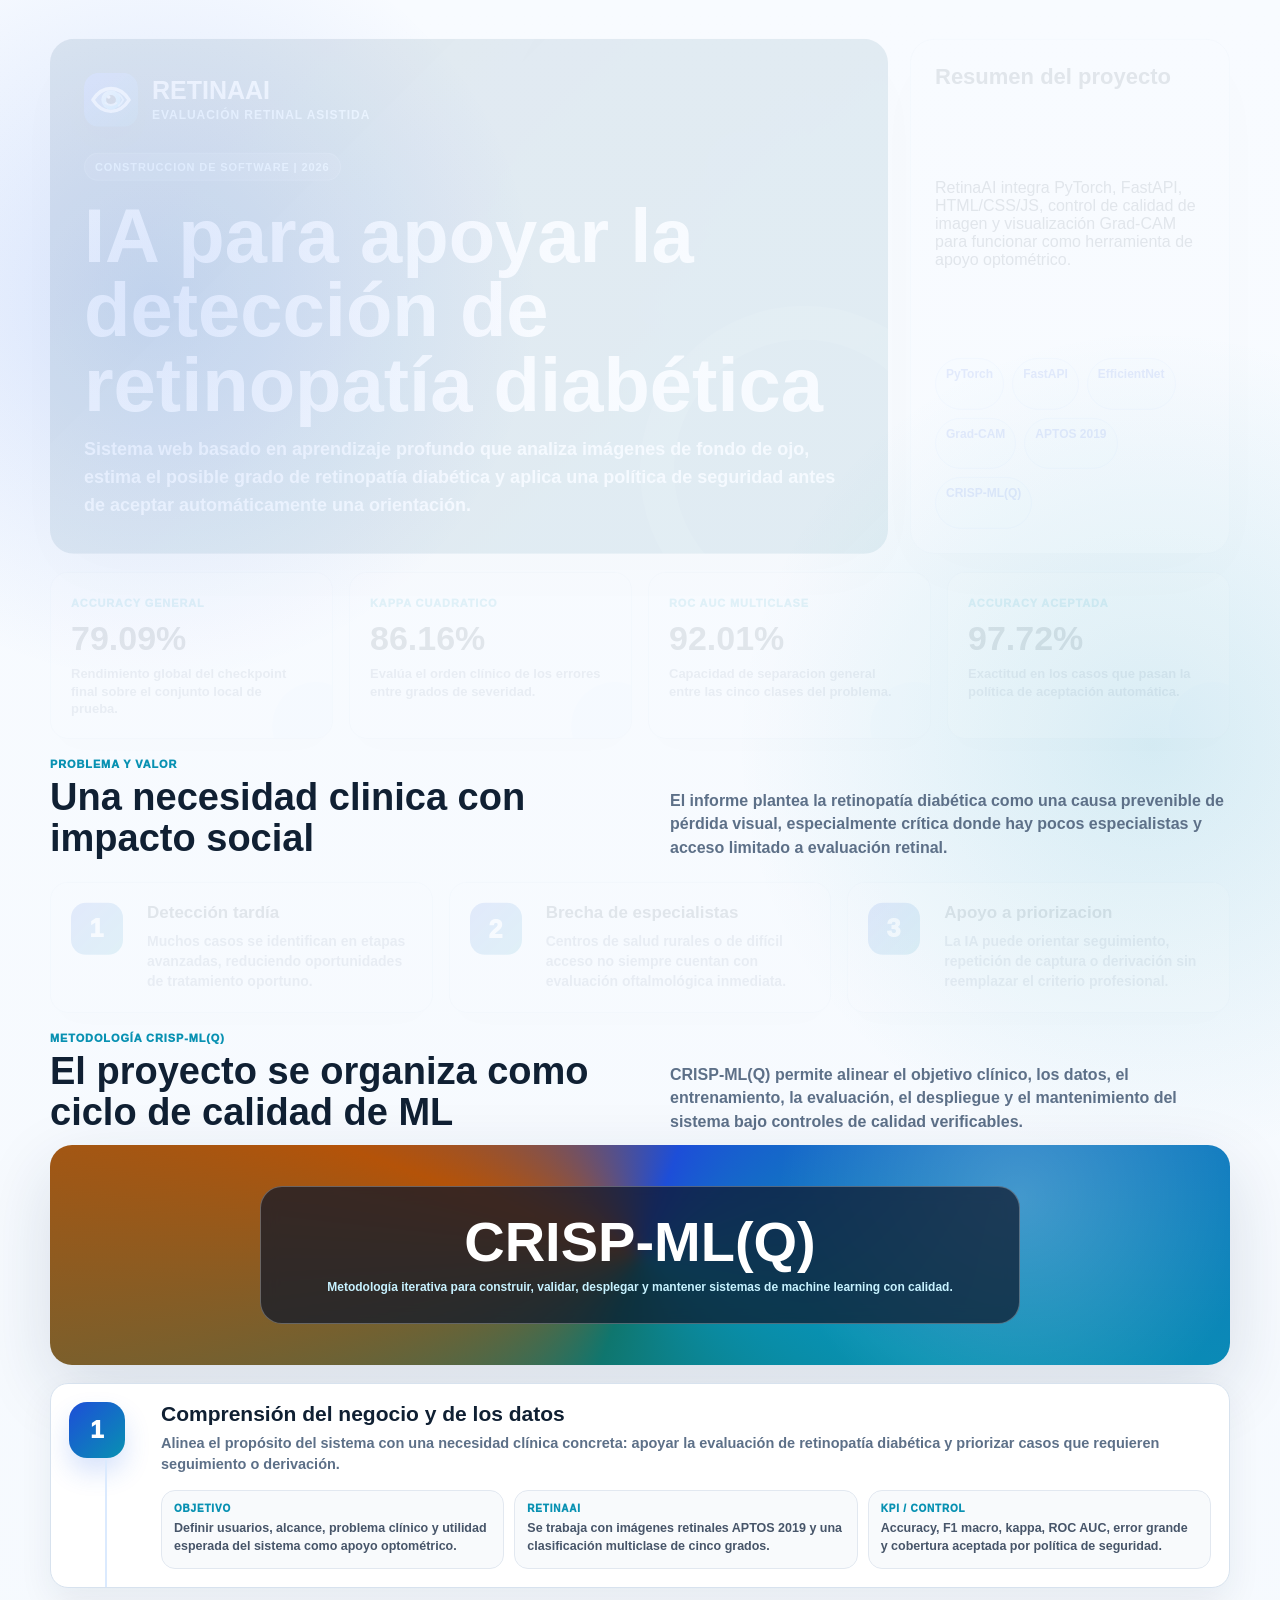
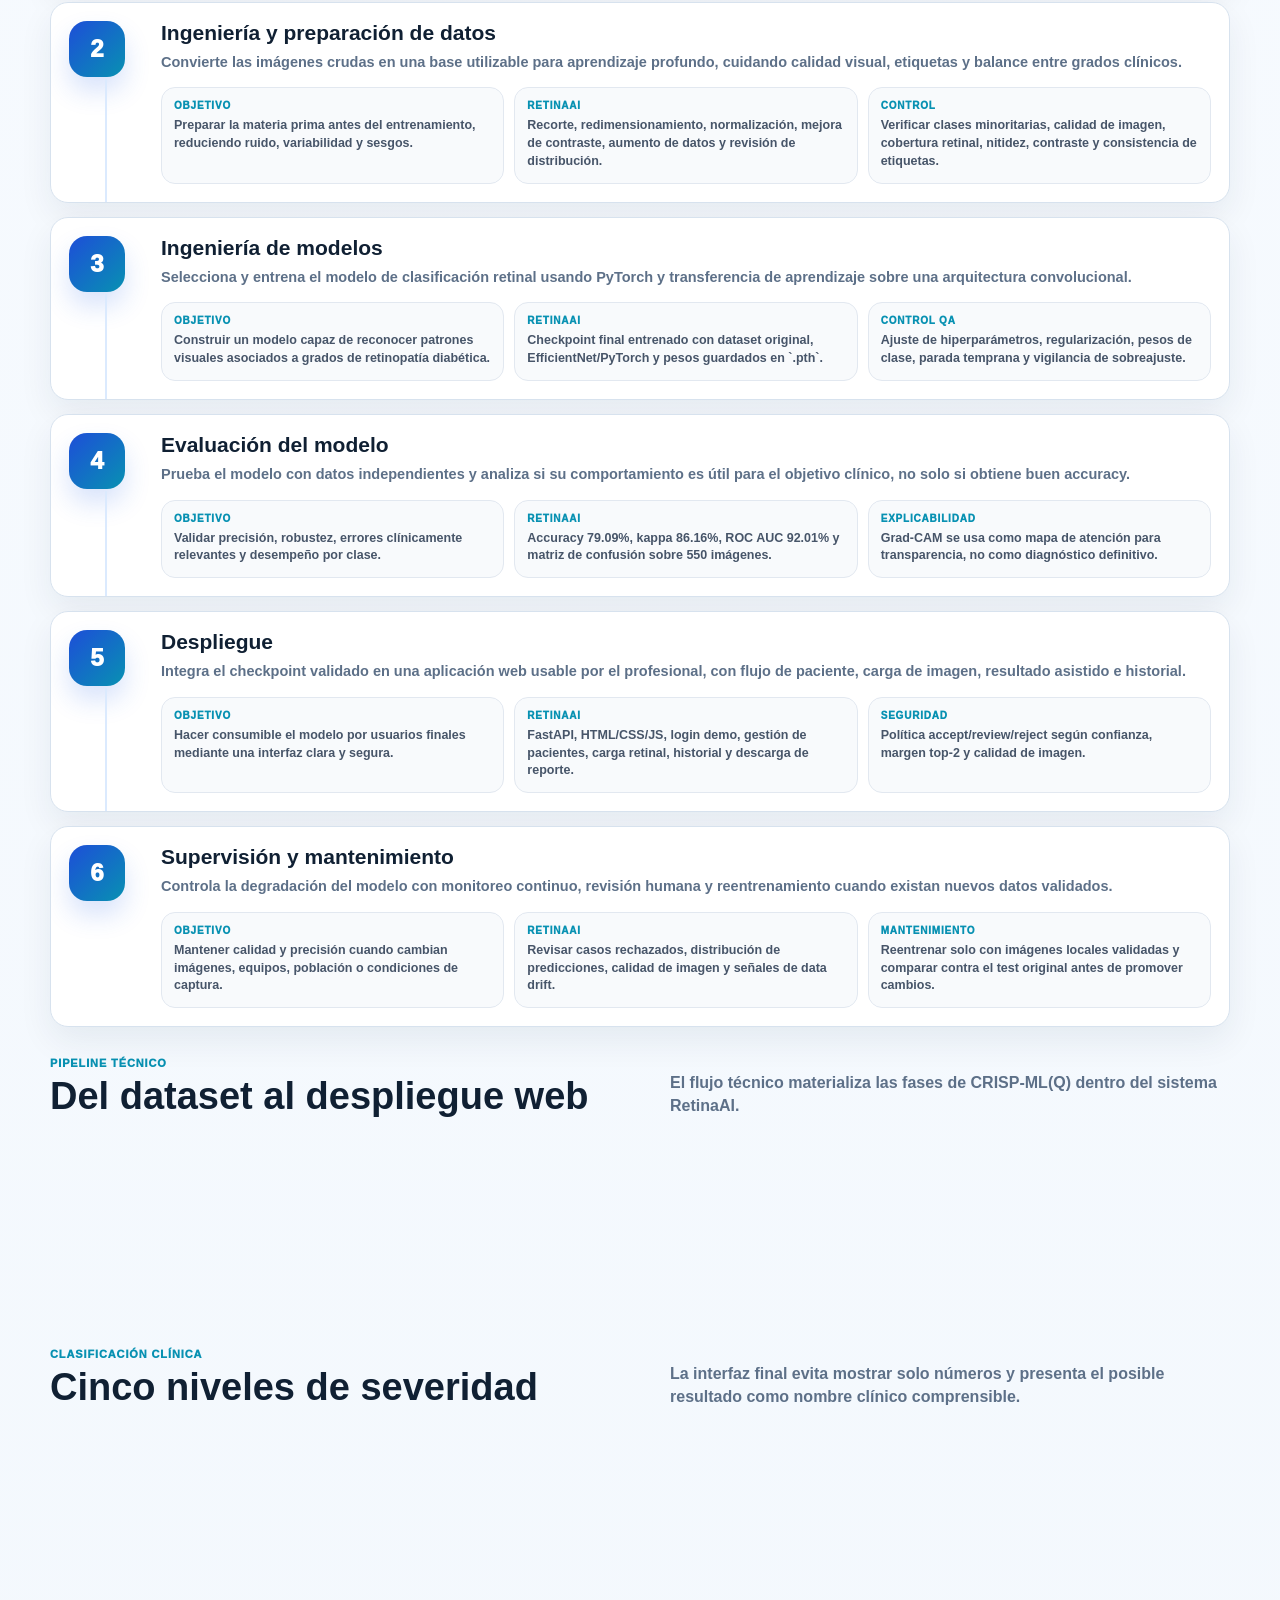
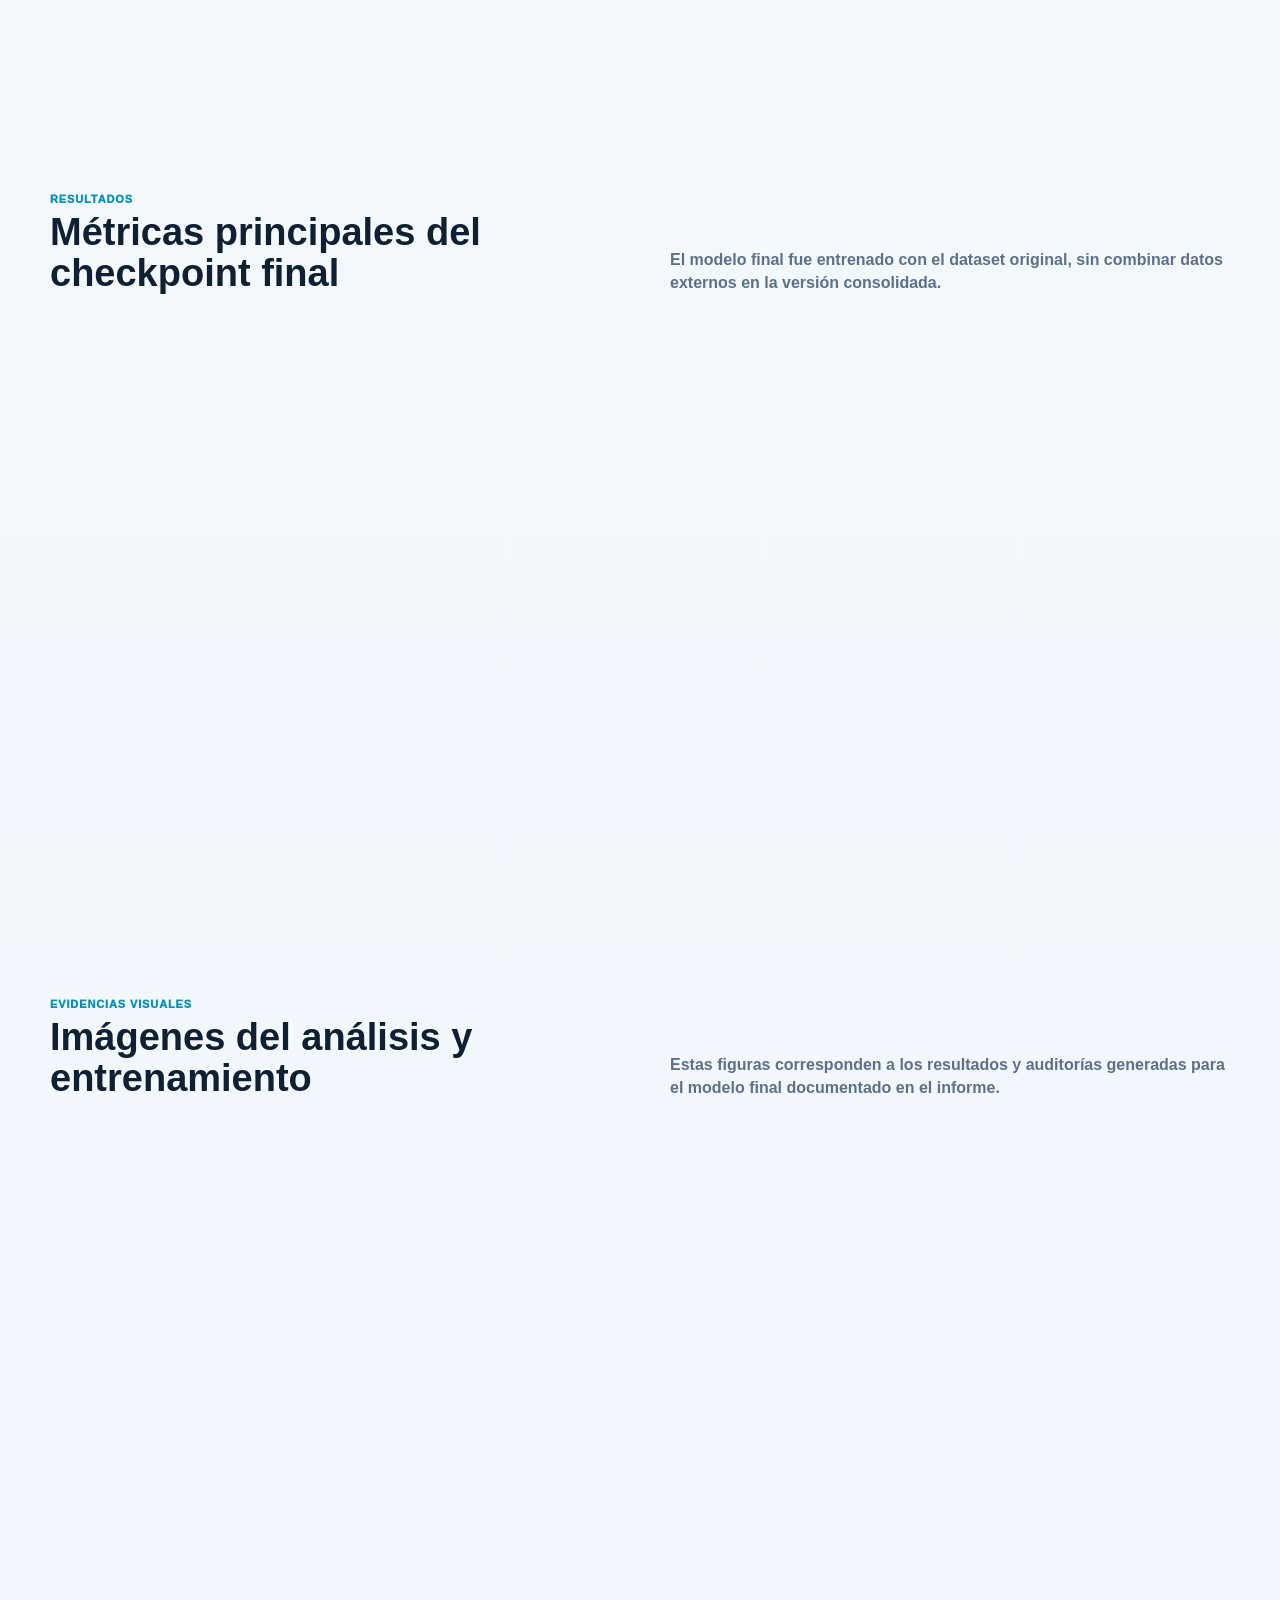
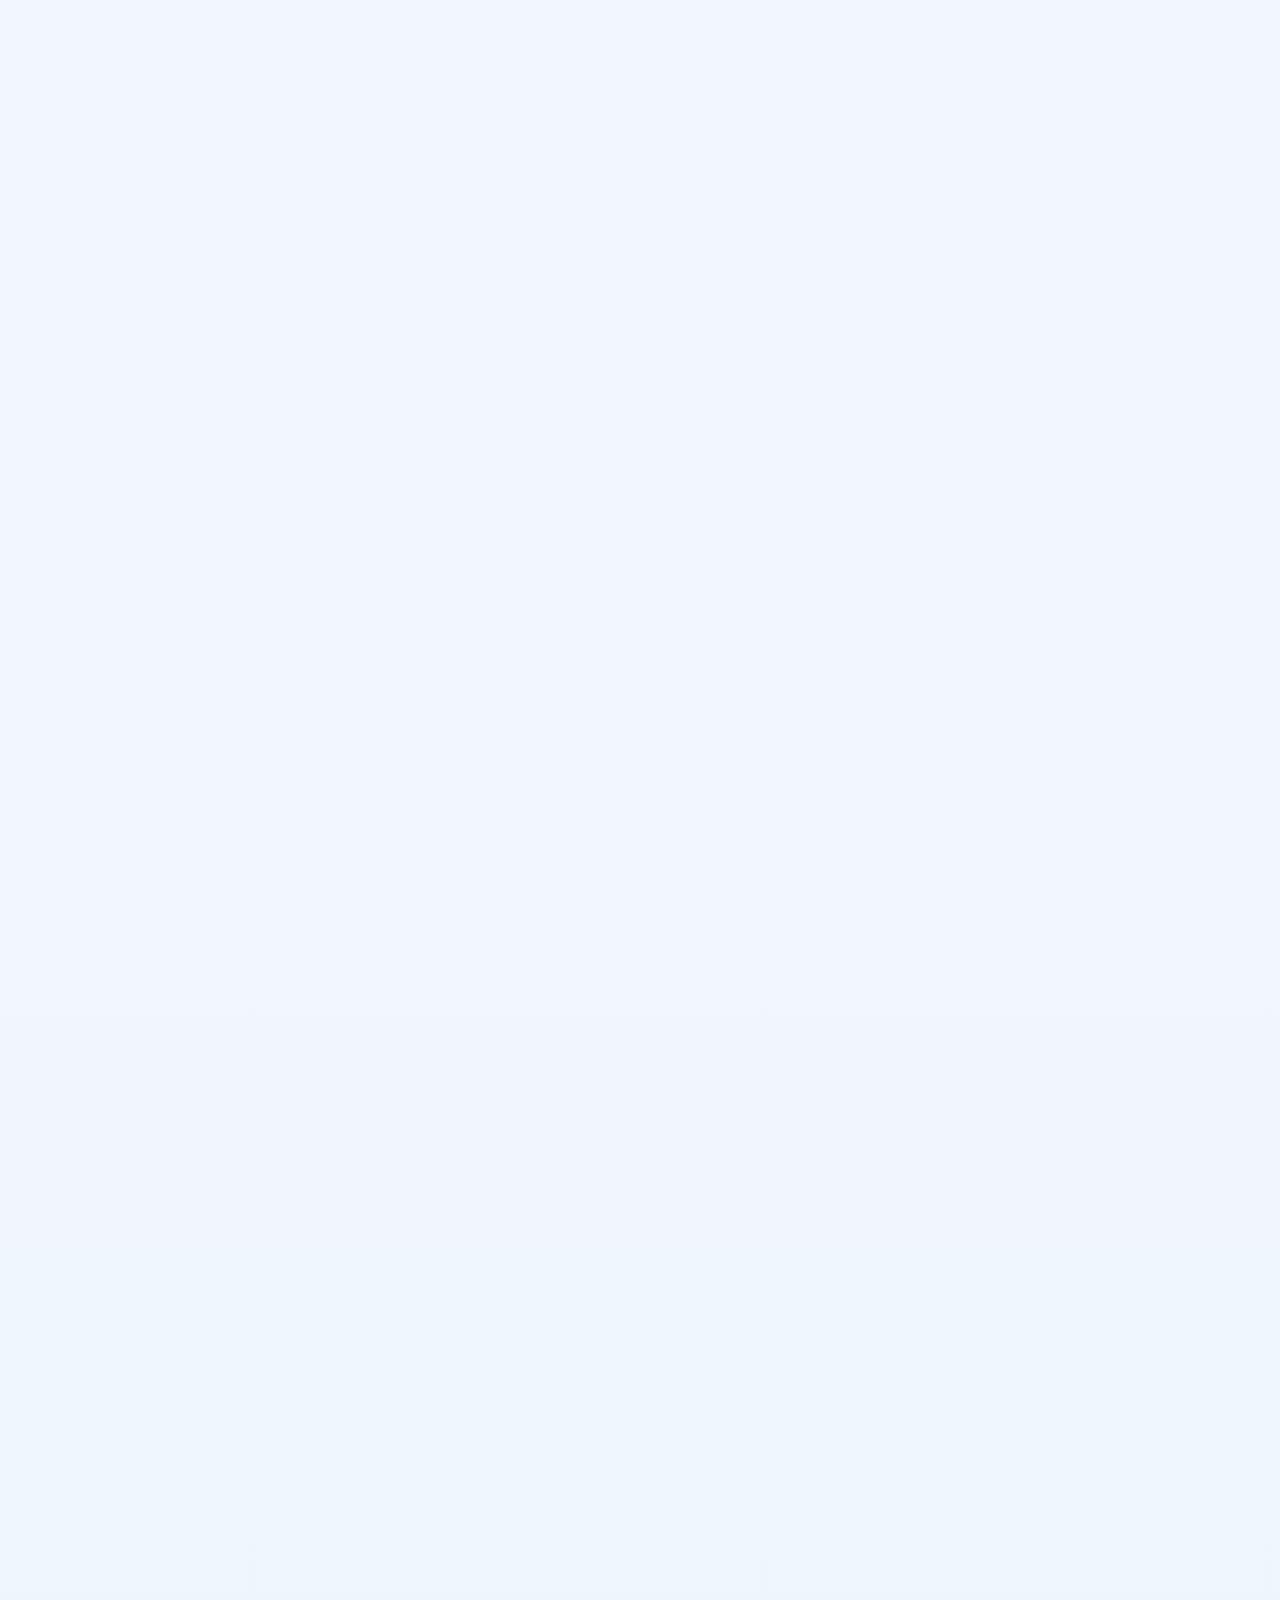
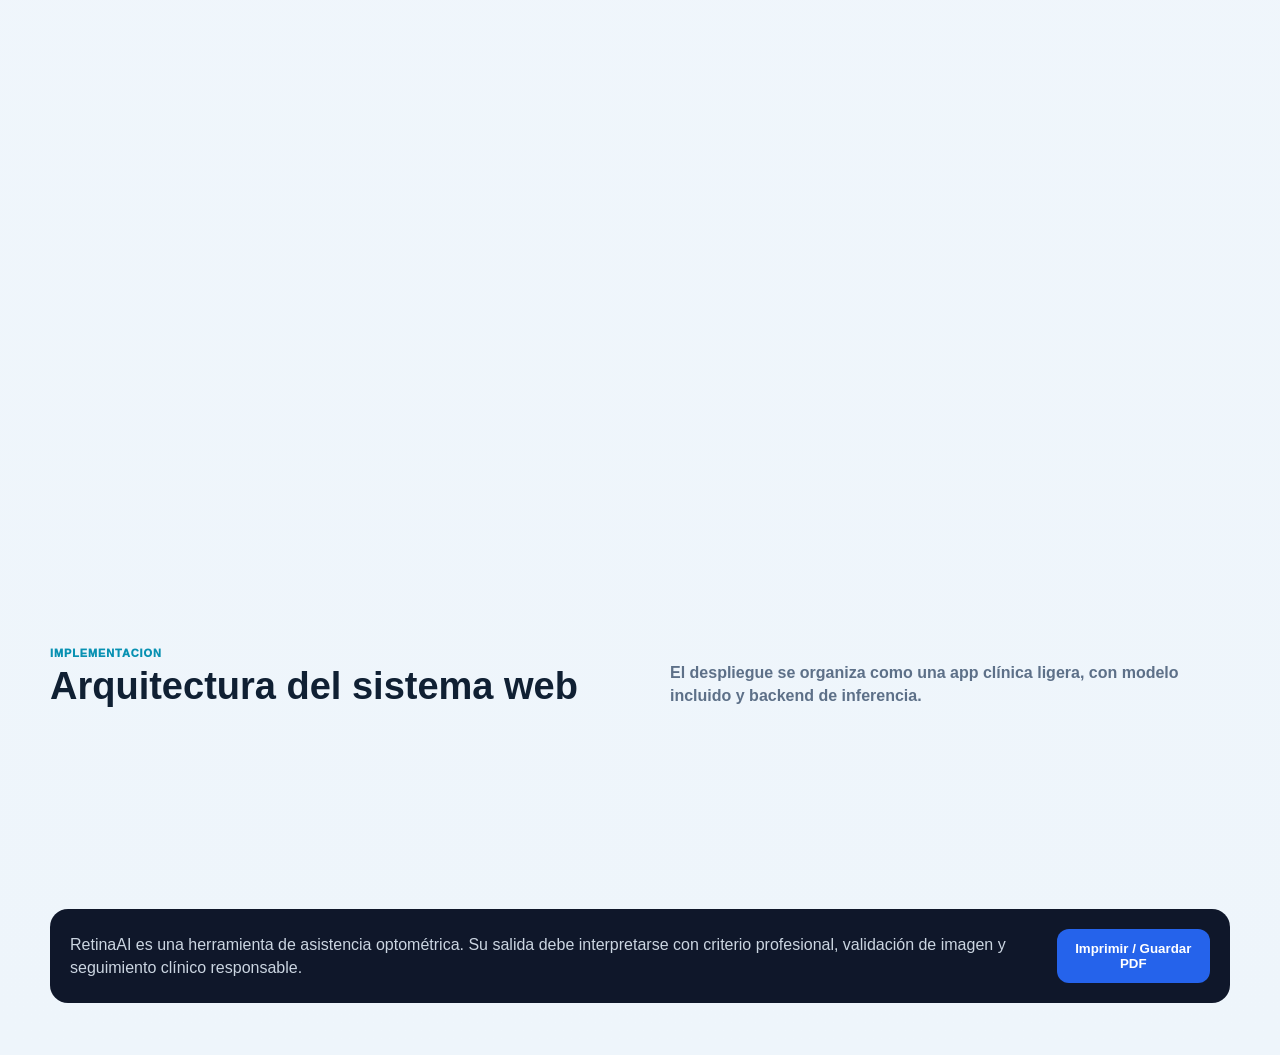
<file: docs/index.html>
<!doctype html>
<html lang="es">
<head>
  <meta charset="utf-8">
  <meta name="viewport" content="width=device-width, initial-scale=1">
  <meta http-equiv="refresh" content="0; url=infografia_retinaai.html">
  <title>RetinaAI - Infografía</title>
  <style>
    body {
      margin: 0;
      min-height: 100vh;
      display: grid;
      place-items: center;
      font-family: Inter, "Segoe UI", Arial, sans-serif;
      background: #eef5fb;
      color: #102033;
    }

    main {
      width: min(520px, calc(100% - 32px));
      padding: 28px;
      border-radius: 20px;
      background: #ffffff;
      border: 1px solid #d7e2ee;
      box-shadow: 0 24px 70px rgba(20, 45, 75, .14);
      text-align: center;
    }

    img {
      width: 58px;
      height: 58px;
      border-radius: 16px;
      margin-bottom: 14px;
    }

    h1 {
      margin: 0 0 8px;
      font-size: 26px;
    }

    p {
      margin: 0 0 18px;
      color: #5d7088;
      line-height: 1.5;
    }

    a {
      display: inline-block;
      padding: 12px 16px;
      border-radius: 12px;
      background: #1d4ed8;
      color: #ffffff;
      text-decoration: none;
      font-weight: 800;
    }
  </style>
</head>
<body>
  <main>
    <img src="informe_imagenes/retinaai-icon.svg" alt="RetinaAI">
    <h1>RetinaAI</h1>
    <p>Abriendo la infografía del proyecto.</p>
    <a href="infografia_retinaai.html">Ver infografía</a>
  </main>
</body>
</html>
</file>
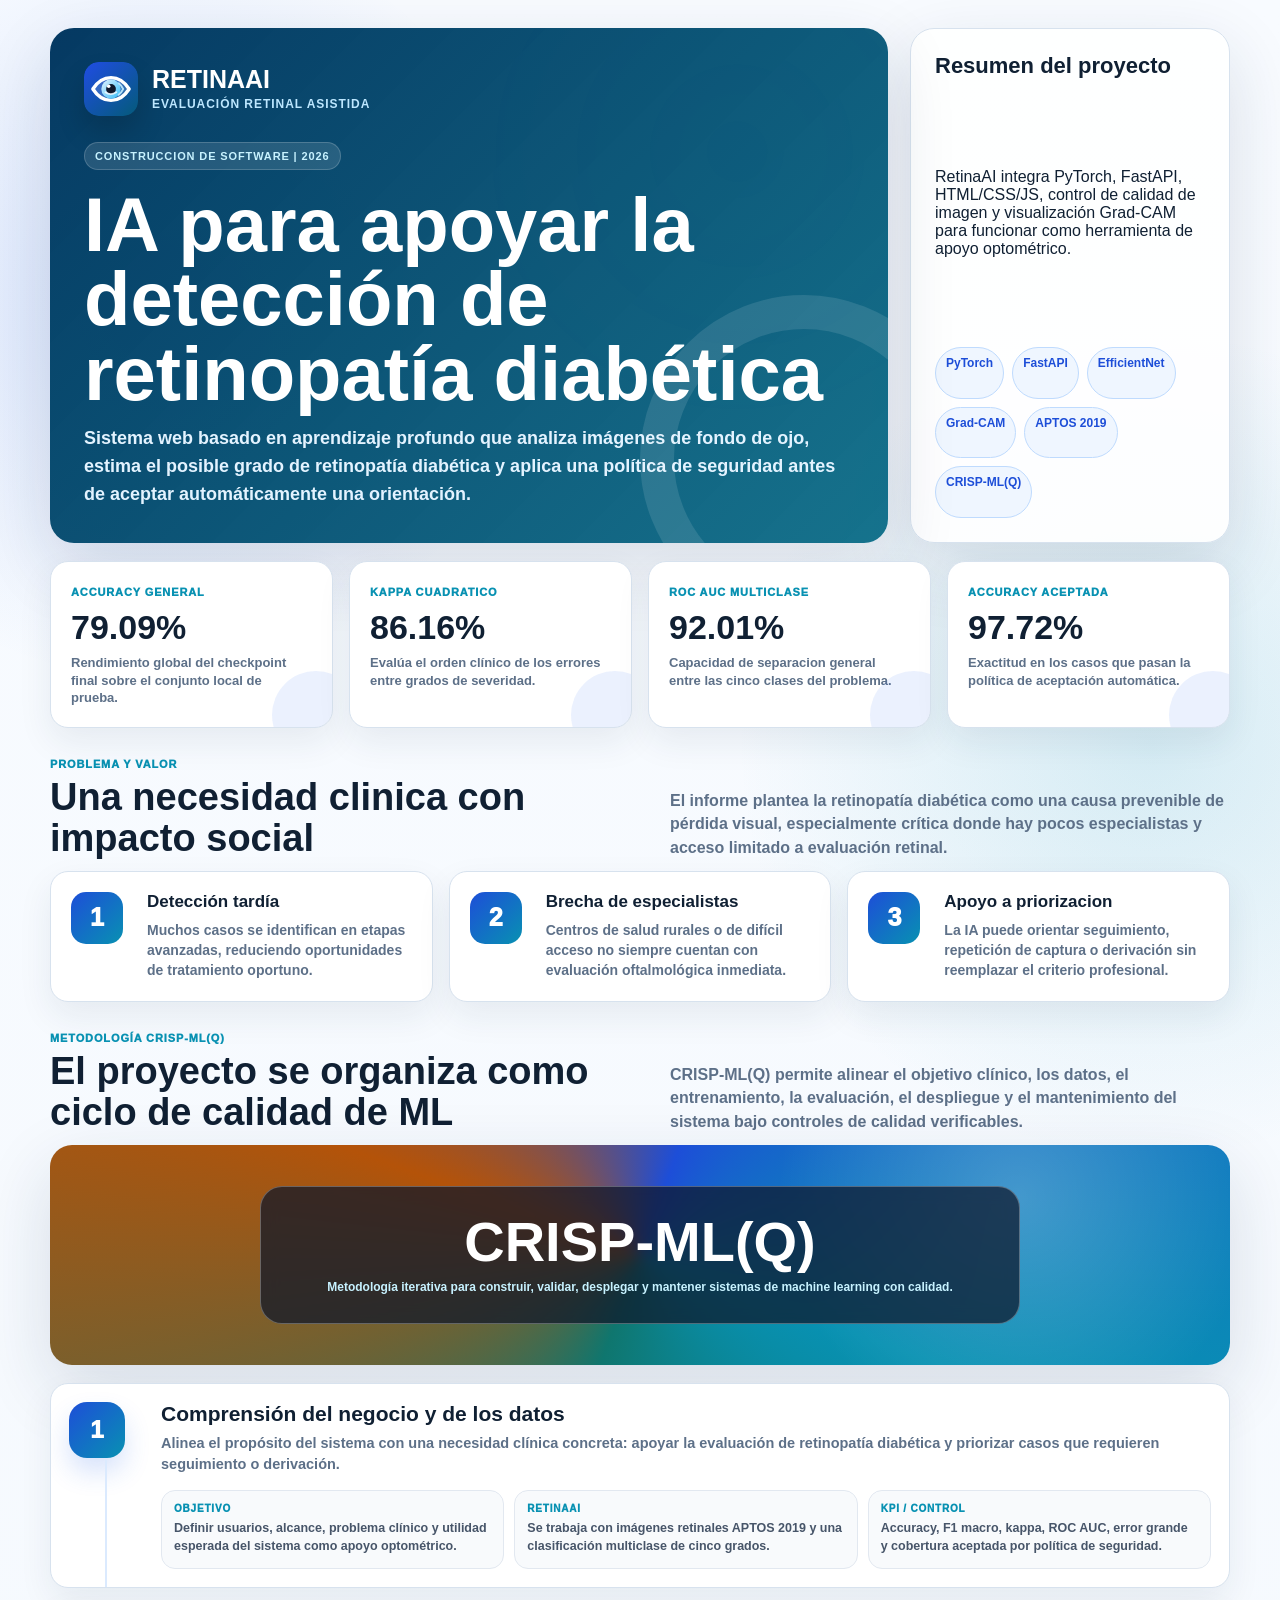
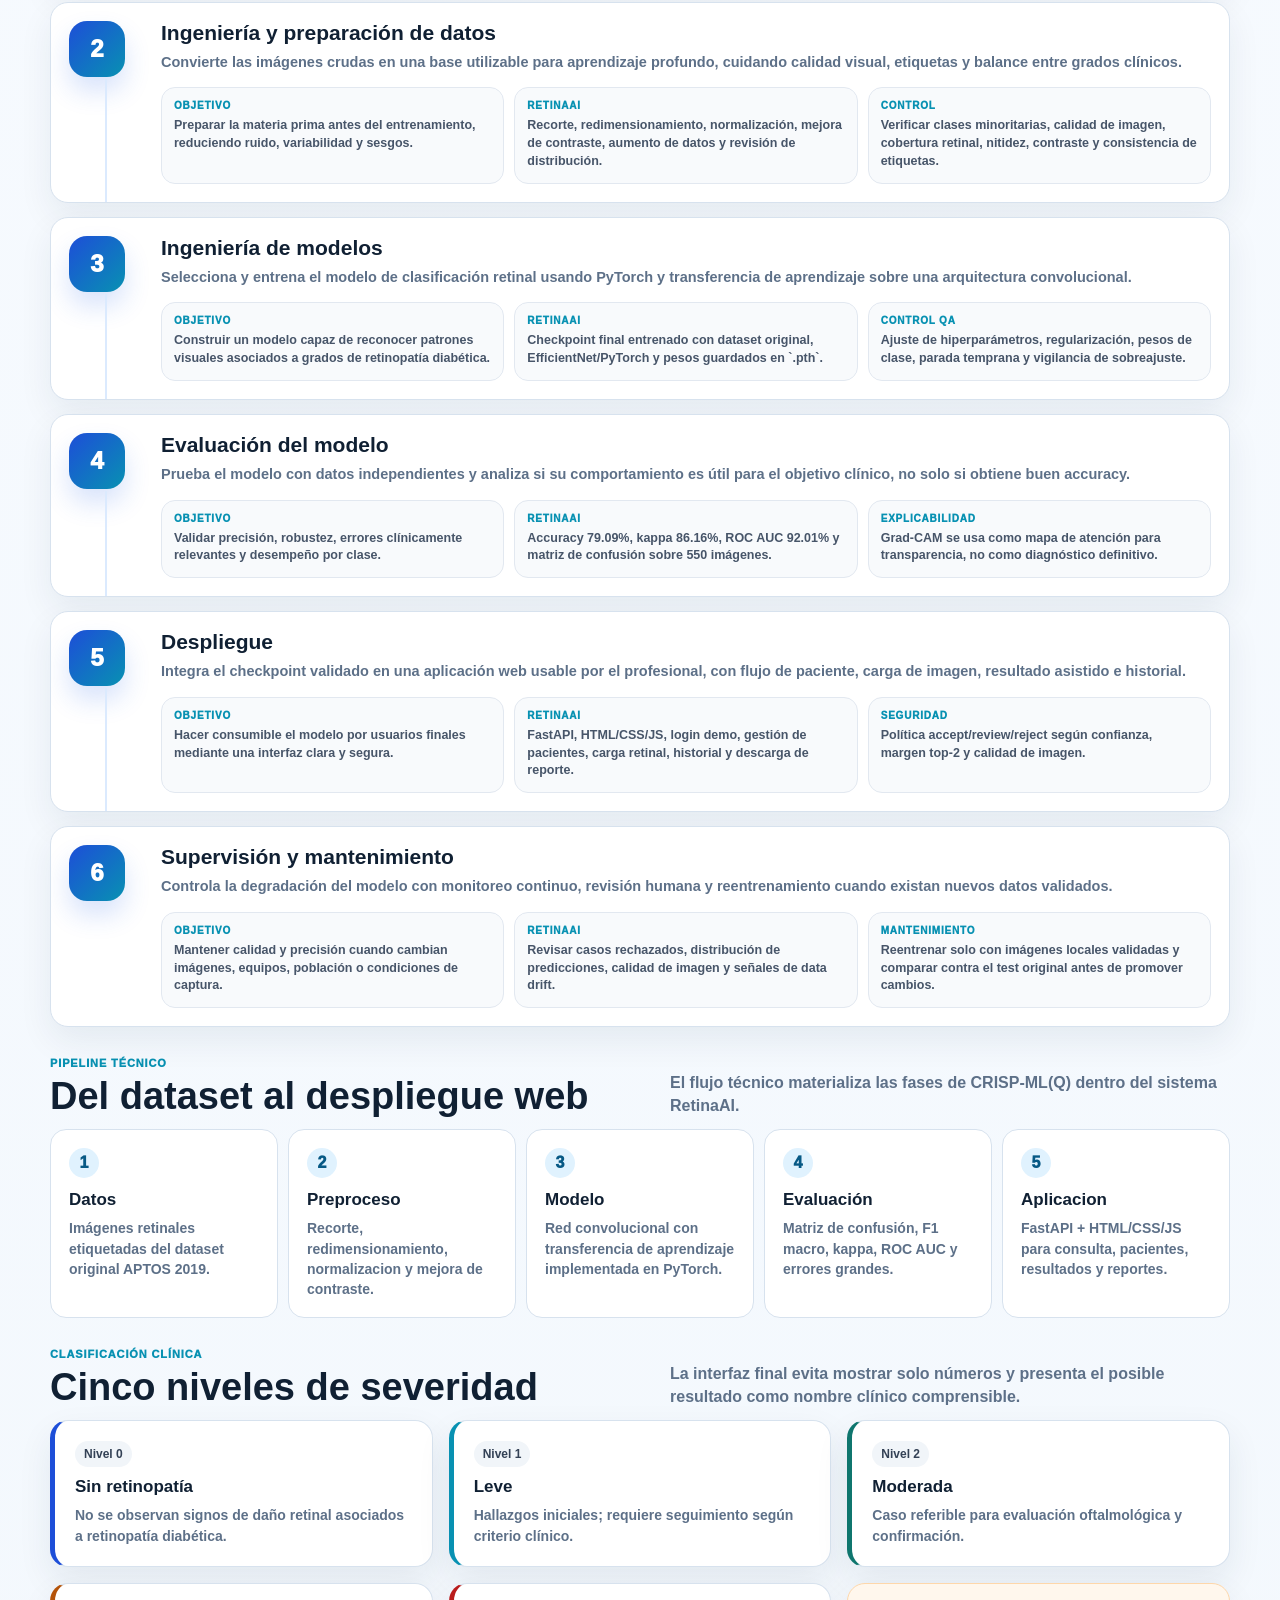
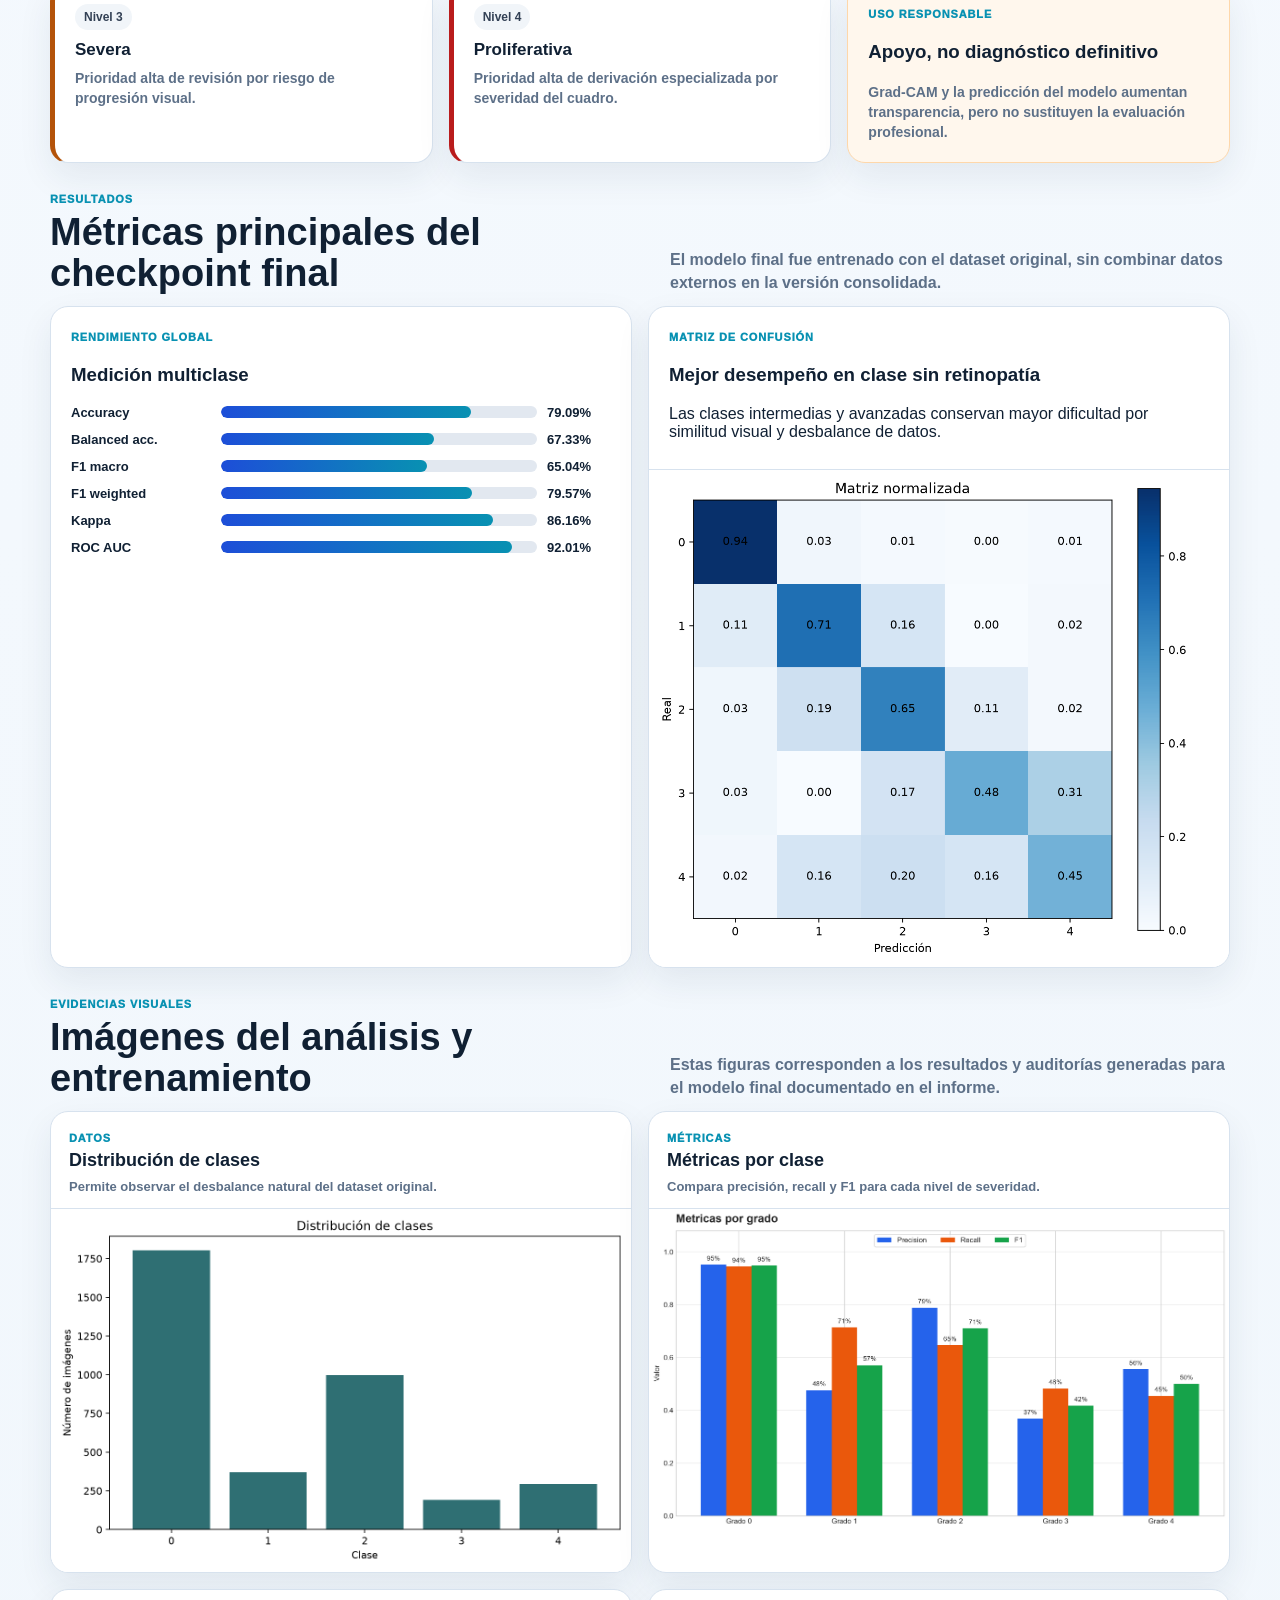
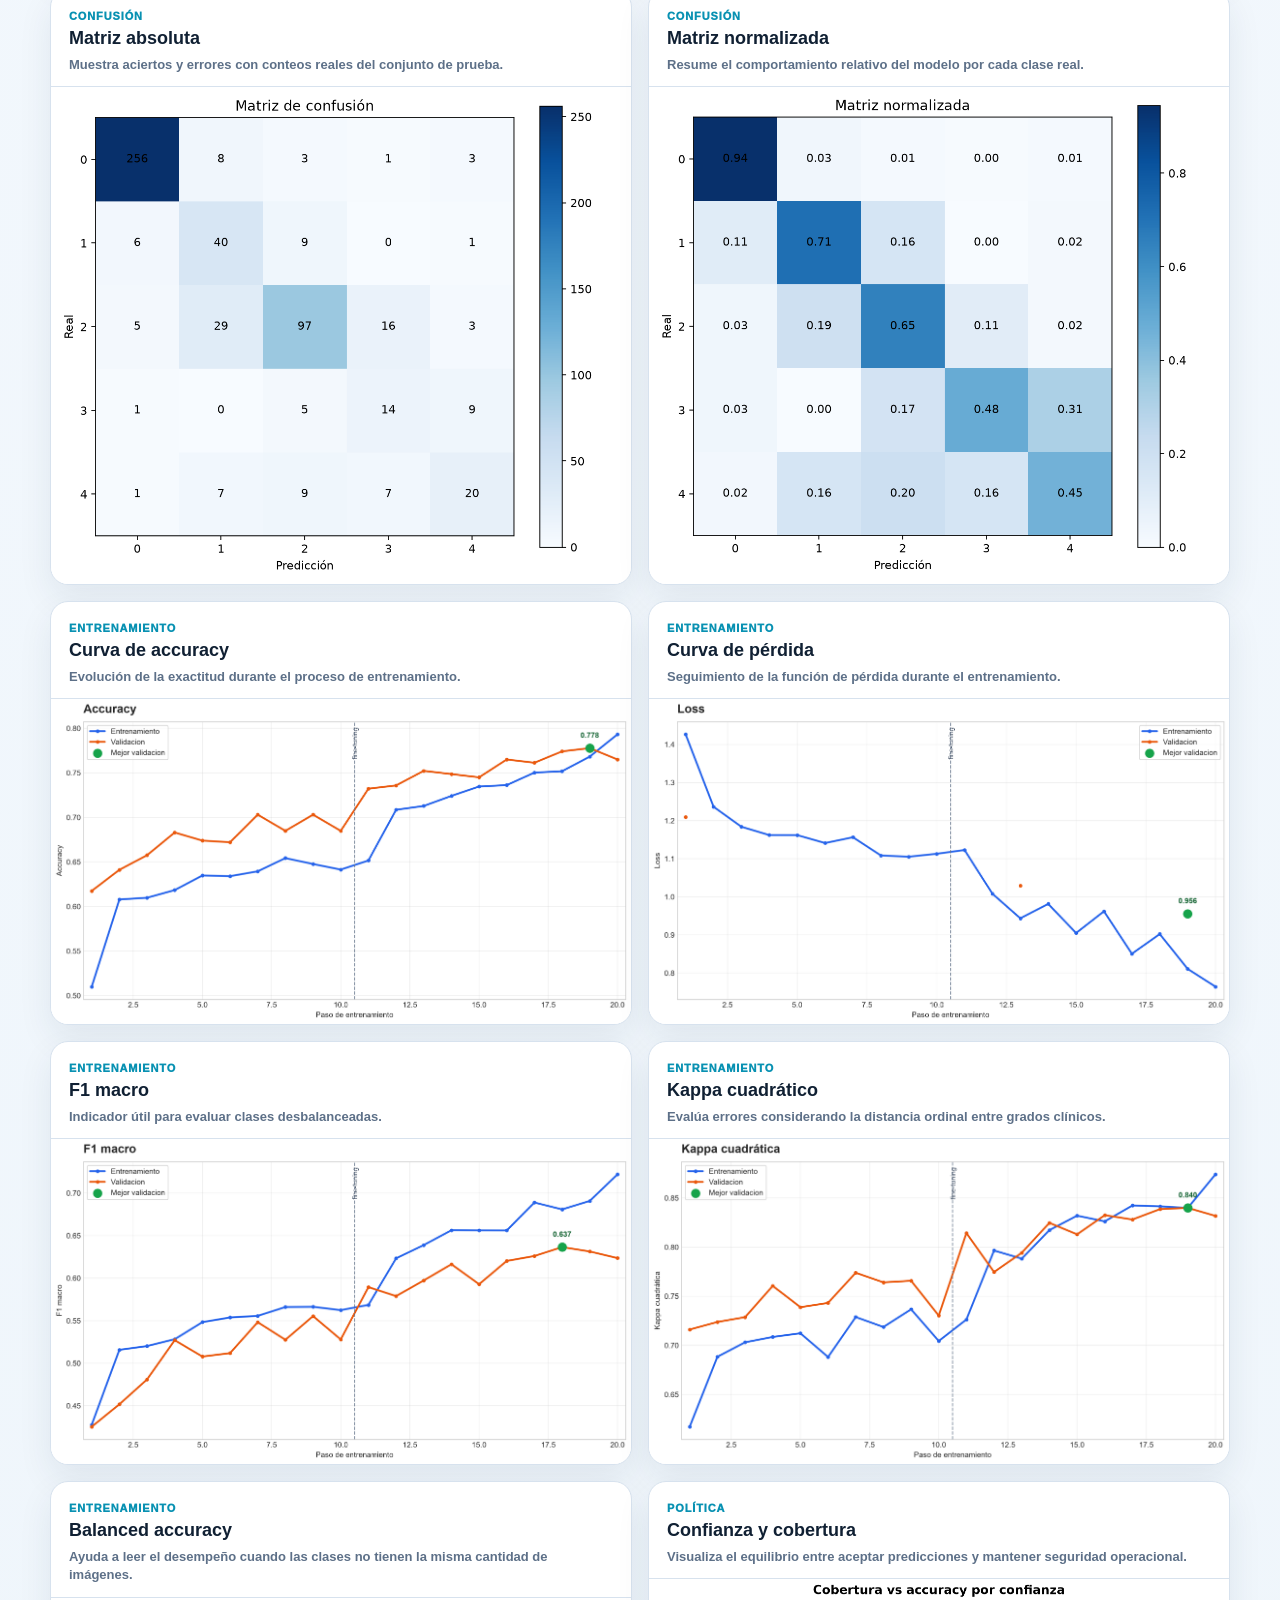
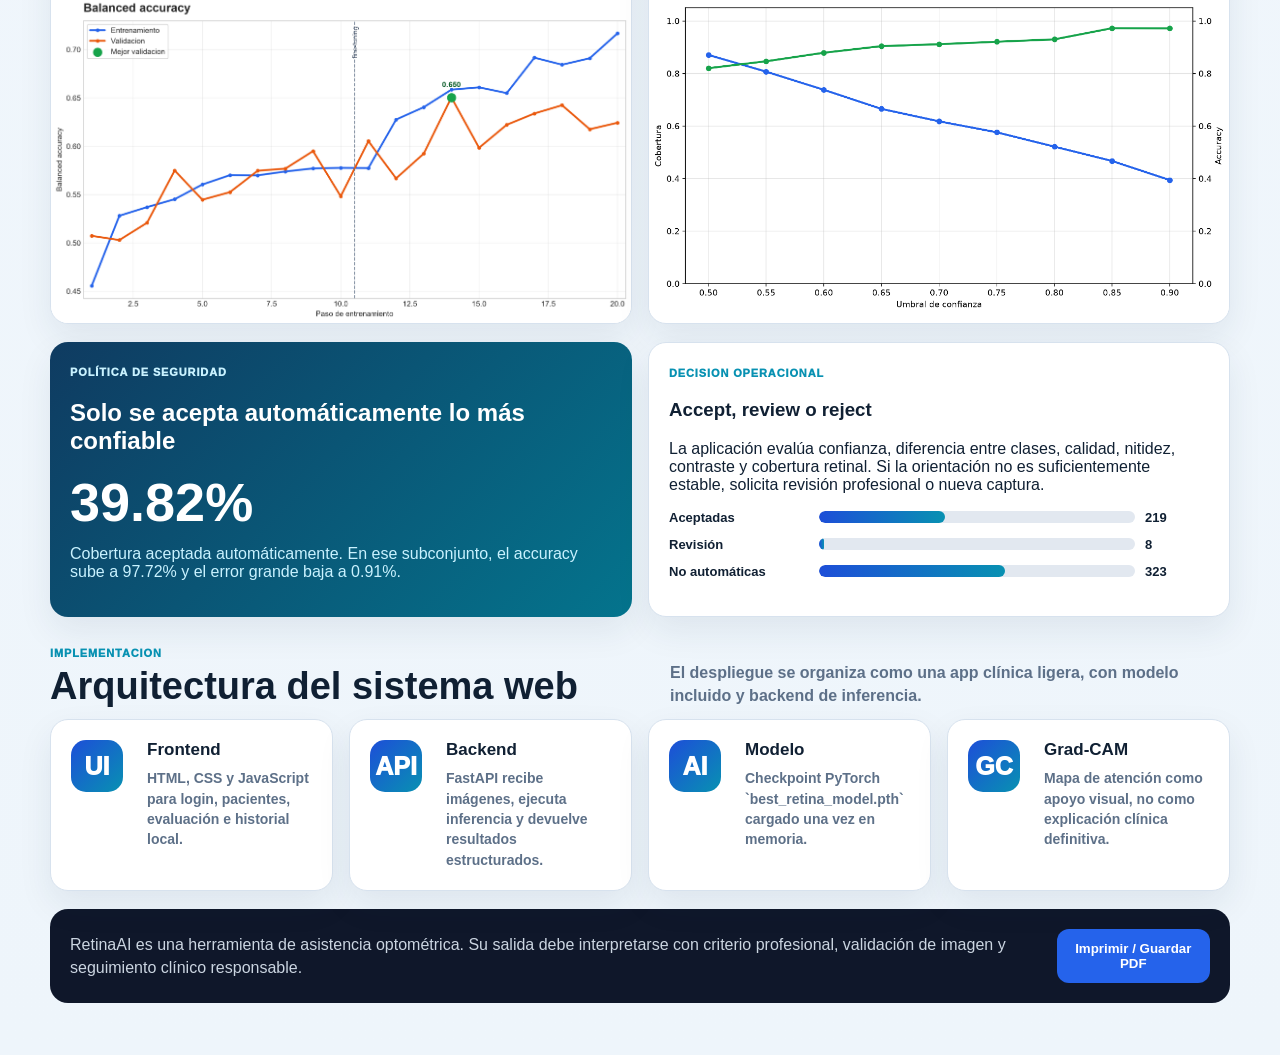
<file: docs/infografia_retinaai.html>
<!doctype html>
<html lang="es">
<head>
  <meta charset="utf-8">
  <meta name="viewport" content="width=device-width, initial-scale=1">
  <title>Infografía RetinaAI</title>
  <style>
    :root {
      --ink: #102033;
      --muted: #5d7088;
      --blue: #1d4ed8;
      --cyan: #0891b2;
      --teal: #0f766e;
      --green: #15803d;
      --amber: #b45309;
      --red: #b91c1c;
      --bg: #eef5fb;
      --paper: #ffffff;
      --line: #d7e2ee;
      --soft: #f6f9fc;
      --shadow: 0 24px 70px rgba(20, 45, 75, .14);
    }

    * { box-sizing: border-box; }

    body {
      margin: 0;
      font-family: Inter, "Segoe UI", Arial, sans-serif;
      color: var(--ink);
      background:
        radial-gradient(circle at 12% 4%, rgba(37, 99, 235, .16), transparent 24rem),
        radial-gradient(circle at 90% 10%, rgba(8, 145, 178, .14), transparent 26rem),
        linear-gradient(180deg, #f8fbff 0, var(--bg) 100%);
    }

    .page {
      width: min(1180px, calc(100% - 32px));
      margin: 0 auto;
      padding: 28px 0 52px;
    }

    .hero {
      display: grid;
      grid-template-columns: 1fr 320px;
      gap: 22px;
      align-items: stretch;
      margin-bottom: 18px;
    }

    .hero-main {
      position: relative;
      overflow: hidden;
      border-radius: 24px;
      padding: 34px;
      color: white;
      background:
        linear-gradient(135deg, rgba(0, 53, 95, .98), rgba(2, 103, 131, .92)),
        radial-gradient(circle at 82% 24%, rgba(149, 222, 255, .28), transparent 18rem);
      box-shadow: var(--shadow);
    }

    .hero-main::after {
      content: "";
      position: absolute;
      right: -80px;
      bottom: -80px;
      width: 260px;
      height: 260px;
      border: 34px solid rgba(255, 255, 255, .11);
      border-radius: 999px;
    }

    .brand {
      display: flex;
      align-items: center;
      gap: 14px;
      margin-bottom: 26px;
    }

    .brand img {
      width: 54px;
      height: 54px;
      border-radius: 15px;
      box-shadow: 0 16px 28px rgba(0, 0, 0, .16);
    }

    .brand strong {
      display: block;
      font-size: 25px;
      line-height: 1;
      letter-spacing: 0;
    }

    .brand span {
      display: block;
      margin-top: 5px;
      color: #bde7ff;
      font-size: 12px;
      font-weight: 850;
      text-transform: uppercase;
      letter-spacing: .08em;
    }

    .eyebrow {
      display: inline-flex;
      align-items: center;
      gap: 8px;
      padding: 7px 10px;
      border-radius: 999px;
      background: rgba(255,255,255,.12);
      border: 1px solid rgba(255,255,255,.18);
      color: #c7f2ff;
      font-size: 11px;
      text-transform: uppercase;
      font-weight: 900;
      letter-spacing: .08em;
    }

    h1 {
      max-width: 780px;
      margin: 18px 0 14px;
      font-size: clamp(42px, 6vw, 76px);
      line-height: .98;
      letter-spacing: 0;
    }

    .hero-main p {
      max-width: 760px;
      margin: 0;
      color: #e3f3ff;
      font-size: 18px;
      line-height: 1.55;
      font-weight: 600;
    }

    .hero-side {
      border: 1px solid var(--line);
      border-radius: 24px;
      padding: 24px;
      background: rgba(255,255,255,.9);
      box-shadow: var(--shadow);
      display: grid;
      gap: 14px;
    }

    .hero-side h2 {
      margin: 0;
      font-size: 22px;
    }

    .tag-list {
      display: flex;
      flex-wrap: wrap;
      gap: 8px;
    }

    .tag {
      padding: 8px 10px;
      border-radius: 999px;
      background: #eff6ff;
      color: #1d4ed8;
      border: 1px solid #bfdbfe;
      font-size: 12px;
      font-weight: 850;
    }

    .grid {
      display: grid;
      gap: 16px;
    }

    .grid.cols-4 { grid-template-columns: repeat(4, minmax(0, 1fr)); }
    .grid.cols-3 { grid-template-columns: repeat(3, minmax(0, 1fr)); }
    .grid.cols-2 { grid-template-columns: repeat(2, minmax(0, 1fr)); }

    .card {
      background: var(--paper);
      border: 1px solid var(--line);
      border-radius: 18px;
      padding: 20px;
      box-shadow: 0 14px 34px rgba(20, 45, 75, .08);
    }

    .metric {
      min-height: 142px;
      position: relative;
      overflow: hidden;
    }

    .metric::after {
      content: "";
      position: absolute;
      width: 88px;
      height: 88px;
      right: -28px;
      bottom: -32px;
      border-radius: 999px;
      background: rgba(37, 99, 235, .09);
    }

    .metric span,
    .section-kicker {
      color: var(--cyan);
      font-size: 11px;
      text-transform: uppercase;
      letter-spacing: .08em;
      font-weight: 950;
    }

    .metric strong {
      display: block;
      margin-top: 10px;
      font-size: 34px;
      line-height: 1;
      color: var(--ink);
    }

    .metric p {
      margin: 10px 0 0;
      color: var(--muted);
      line-height: 1.35;
      font-weight: 650;
      font-size: 13px;
    }

    .section {
      margin-top: 18px;
    }

    .section-head {
      display: flex;
      justify-content: space-between;
      gap: 16px;
      align-items: end;
      margin: 26px 0 12px;
    }

    .section-head h2 {
      margin: 5px 0 0;
      font-size: clamp(26px, 3vw, 38px);
      line-height: 1.08;
    }

    .section-head p {
      max-width: 560px;
      margin: 0;
      color: var(--muted);
      line-height: 1.45;
      font-weight: 600;
    }

    .problem-card {
      display: grid;
      grid-template-columns: 62px 1fr;
      gap: 14px;
      align-items: start;
    }

    .icon-badge {
      width: 52px;
      height: 52px;
      border-radius: 15px;
      display: grid;
      place-items: center;
      background: linear-gradient(135deg, var(--blue), var(--cyan));
      color: white;
      font-size: 25px;
      font-weight: 950;
    }

    .problem-card h3,
    .stage h3,
    .flow-step h3 {
      margin: 0;
      font-size: 17px;
    }

    .problem-card p,
    .stage p,
    .flow-step p,
    .note p {
      margin: 8px 0 0;
      color: var(--muted);
      line-height: 1.45;
      font-weight: 600;
      font-size: 14px;
    }

    .pipeline {
      display: grid;
      grid-template-columns: repeat(5, 1fr);
      gap: 10px;
    }

    .crisp-map {
      display: grid;
      grid-template-columns: 1fr;
      gap: 18px;
      align-items: stretch;
    }

    .crisp-core {
      min-height: 220px;
      border-radius: 22px;
      padding: 26px;
      color: white;
      background:
        radial-gradient(circle at 82% 24%, rgba(255,255,255,.22), transparent 15rem),
        conic-gradient(from 20deg, #1d4ed8, #0891b2, #0f766e, #b45309, #1d4ed8);
      display: grid;
      place-items: center;
      text-align: center;
      box-shadow: var(--shadow);
    }

    .crisp-core div {
      width: min(760px, 100%);
      min-height: 138px;
      border-radius: 22px;
      display: grid;
      align-content: center;
      padding: 24px 30px;
      background: rgba(15, 23, 42, .72);
      border: 1px solid rgba(255,255,255,.28);
      backdrop-filter: blur(8px);
    }

    .crisp-core strong {
      display: block;
      font-size: clamp(34px, 5vw, 56px);
      line-height: 1;
    }

    .crisp-core span {
      display: block;
      margin-top: 9px;
      color: #c7f2ff;
      font-weight: 850;
      font-size: 12px;
      line-height: 1.35;
    }

    .phase-grid {
      display: grid;
      grid-template-columns: 1fr;
      gap: 14px;
    }

    .phase-card {
      position: relative;
      display: grid;
      grid-template-columns: 76px 1fr;
      gap: 16px;
      padding: 18px;
      border: 1px solid var(--line);
      border-radius: 18px;
      background: var(--paper);
      box-shadow: 0 14px 34px rgba(20, 45, 75, .07);
      overflow: hidden;
    }

    .phase-card::before {
      content: "";
      position: absolute;
      left: 54px;
      top: 76px;
      bottom: -18px;
      width: 2px;
      background: #dbeafe;
    }

    .phase-card:last-child::before {
      display: none;
    }

    .phase-number {
      width: 56px;
      height: 56px;
      border-radius: 18px;
      display: grid;
      place-items: center;
      color: white;
      font-size: 24px;
      font-weight: 950;
      background: linear-gradient(135deg, var(--blue), var(--cyan));
      box-shadow: 0 14px 26px rgba(37, 99, 235, .18);
    }

    .phase-card h3 {
      margin: 0 0 7px;
      font-size: 21px;
      display: flex;
      align-items: center;
    }

    .phase-lead {
      margin: 0;
      color: var(--muted);
      font-size: 14.5px;
      line-height: 1.5;
      font-weight: 600;
    }

    .phase-columns {
      display: grid;
      grid-template-columns: repeat(3, minmax(0, 1fr));
      gap: 10px;
      margin-top: 14px;
    }

    .phase-box {
      border: 1px solid #e2e8f0;
      border-radius: 14px;
      padding: 12px;
      background: #f8fafc;
    }

    .phase-box span {
      display: block;
      color: var(--cyan);
      font-size: 10px;
      font-weight: 950;
      text-transform: uppercase;
      letter-spacing: .08em;
      margin-bottom: 6px;
    }

    .phase-box p {
      margin: 0;
      color: #475569;
      font-size: 12.5px;
      line-height: 1.42;
      font-weight: 650;
    }

    .flow-step {
      position: relative;
      padding: 18px;
      background: var(--paper);
      border: 1px solid var(--line);
      border-radius: 16px;
    }

    .flow-step .num {
      display: inline-grid;
      place-items: center;
      width: 30px;
      height: 30px;
      border-radius: 999px;
      background: #e0f2fe;
      color: #075985;
      font-weight: 950;
      margin-bottom: 12px;
    }

    .stage {
      border-left: 5px solid var(--blue);
    }

    .stage:nth-child(2) { border-left-color: var(--cyan); }
    .stage:nth-child(3) { border-left-color: var(--teal); }
    .stage:nth-child(4) { border-left-color: var(--amber); }
    .stage:nth-child(5) { border-left-color: var(--red); }

    .stage .grade {
      display: inline-flex;
      padding: 6px 9px;
      border-radius: 999px;
      background: #f1f5f9;
      color: #334155;
      font-size: 12px;
      font-weight: 900;
      margin-bottom: 10px;
    }

    .chart-card {
      padding: 0;
      overflow: hidden;
    }

    .chart-card .chart-copy {
      padding: 20px 20px 12px;
    }

    .chart-card img {
      width: 100%;
      display: block;
      border-top: 1px solid var(--line);
      background: white;
    }

    .visual-gallery {
      display: grid;
      grid-template-columns: repeat(2, minmax(0, 1fr));
      gap: 16px;
    }

    .figure-card {
      overflow: hidden;
      padding: 0;
    }

    .figure-card.wide {
      grid-column: 1 / -1;
    }

    .figure-card .caption {
      padding: 16px 18px 12px;
    }

    .figure-card h3 {
      margin: 4px 0 0;
      font-size: 18px;
    }

    .figure-card p {
      margin: 7px 0 0;
      color: var(--muted);
      font-size: 13px;
      line-height: 1.4;
      font-weight: 600;
    }

    .figure-card img {
      width: 100%;
      display: block;
      border-top: 1px solid var(--line);
      background: white;
    }

    .bars {
      display: grid;
      gap: 12px;
      margin-top: 14px;
    }

    .bar {
      display: grid;
      grid-template-columns: 140px 1fr 64px;
      gap: 10px;
      align-items: center;
      font-size: 13px;
      font-weight: 850;
    }

    .track {
      height: 12px;
      border-radius: 999px;
      background: #e2e8f0;
      overflow: hidden;
    }

    .fill {
      height: 100%;
      width: var(--value);
      background: linear-gradient(90deg, var(--blue), var(--cyan));
      border-radius: inherit;
    }

    .policy {
      display: grid;
      grid-template-columns: 1fr 1fr;
      gap: 16px;
      align-items: stretch;
    }

    .policy-main {
      background: linear-gradient(135deg, #0f3b61, #04748d);
      color: white;
      border: 0;
    }

    .policy-main .section-kicker,
    .policy-main p {
      color: #c9f2ff;
    }

    .policy-main strong {
      display: block;
      margin: 12px 0;
      font-size: 54px;
      line-height: 1;
    }

    .note {
      background: #fff7ed;
      border-color: #fed7aa;
    }

    .footer {
      margin-top: 18px;
      padding: 20px;
      border-radius: 18px;
      background: #0f172a;
      color: white;
      display: flex;
      justify-content: space-between;
      gap: 16px;
      align-items: center;
    }

    .footer p {
      margin: 0;
      color: #cbd5e1;
      line-height: 1.45;
    }

    .print-btn {
      border: 0;
      border-radius: 12px;
      padding: 12px 16px;
      background: #2563eb;
      color: white;
      font-weight: 900;
      cursor: pointer;
    }

    @media (max-width: 980px) {
      .hero,
      .grid.cols-4,
      .grid.cols-3,
      .grid.cols-2,
      .pipeline,
      .policy,
      .crisp-map,
      .phase-grid,
      .visual-gallery {
        grid-template-columns: 1fr;
      }

      .section-head {
        display: block;
      }

      .hero-main {
        padding: 26px;
      }

      .bar {
        grid-template-columns: 1fr;
      }

      .figure-card.wide {
        grid-column: auto;
      }

      .phase-card {
        grid-template-columns: 1fr;
      }

      .phase-card::before {
        display: none;
      }

      .phase-columns {
        grid-template-columns: 1fr;
      }
    }

    @media print {
      body { background: white; }
      .page { width: 100%; padding: 0; }
      .card, .hero-main, .hero-side, .footer { box-shadow: none; }
      .print-btn { display: none; }
    }
  </style>
</head>
<body>
  <main class="page">
    <section class="hero">
      <div class="hero-main">
        <div class="brand">
          <img src="informe_imagenes/retinaai-icon.svg" alt="RetinaAI">
          <div>
            <strong>RETINAAI</strong>
            <span>Evaluación retinal asistida</span>
          </div>
        </div>
        <span class="eyebrow">Construccion de software | 2026</span>
        <h1>IA para apoyar la detección de retinopatía diabética</h1>
        <p>
          Sistema web basado en aprendizaje profundo que analiza imágenes de fondo de ojo,
          estima el posible grado de retinopatía diabética y aplica una política de seguridad
          antes de aceptar automáticamente una orientación.
        </p>
      </div>

      <aside class="hero-side">
        <h2>Resumen del proyecto</h2>
        <p>
          RetinaAI integra PyTorch, FastAPI, HTML/CSS/JS, control de calidad de imagen y
          visualización Grad-CAM para funcionar como herramienta de apoyo optométrico.
        </p>
        <div class="tag-list">
          <span class="tag">PyTorch</span>
          <span class="tag">FastAPI</span>
          <span class="tag">EfficientNet</span>
          <span class="tag">Grad-CAM</span>
          <span class="tag">APTOS 2019</span>
          <span class="tag">CRISP-ML(Q)</span>
        </div>
      </aside>
    </section>

    <section class="grid cols-4">
      <article class="card metric">
        <span>Accuracy general</span>
        <strong>79.09%</strong>
        <p>Rendimiento global del checkpoint final sobre el conjunto local de prueba.</p>
      </article>
      <article class="card metric">
        <span>Kappa cuadratico</span>
        <strong>86.16%</strong>
        <p>Evalúa el orden clínico de los errores entre grados de severidad.</p>
      </article>
      <article class="card metric">
        <span>ROC AUC multiclase</span>
        <strong>92.01%</strong>
        <p>Capacidad de separacion general entre las cinco clases del problema.</p>
      </article>
      <article class="card metric">
        <span>Accuracy aceptada</span>
        <strong>97.72%</strong>
        <p>Exactitud en los casos que pasan la política de aceptación automática.</p>
      </article>
    </section>

    <section class="section">
      <div class="section-head">
        <div>
          <span class="section-kicker">Problema y valor</span>
          <h2>Una necesidad clinica con impacto social</h2>
        </div>
        <p>
          El informe plantea la retinopatía diabética como una causa prevenible de pérdida visual,
          especialmente crítica donde hay pocos especialistas y acceso limitado a evaluación retinal.
        </p>
      </div>
      <div class="grid cols-3">
        <article class="card problem-card">
          <div class="icon-badge">1</div>
          <div>
            <h3>Detección tardía</h3>
            <p>Muchos casos se identifican en etapas avanzadas, reduciendo oportunidades de tratamiento oportuno.</p>
          </div>
        </article>
        <article class="card problem-card">
          <div class="icon-badge">2</div>
          <div>
            <h3>Brecha de especialistas</h3>
            <p>Centros de salud rurales o de difícil acceso no siempre cuentan con evaluación oftalmológica inmediata.</p>
          </div>
        </article>
        <article class="card problem-card">
          <div class="icon-badge">3</div>
          <div>
            <h3>Apoyo a priorizacion</h3>
            <p>La IA puede orientar seguimiento, repetición de captura o derivación sin reemplazar el criterio profesional.</p>
          </div>
        </article>
      </div>
    </section>

    <section class="section">
      <div class="section-head">
        <div>
          <span class="section-kicker">Metodología CRISP-ML(Q)</span>
          <h2>El proyecto se organiza como ciclo de calidad de ML</h2>
        </div>
        <p>CRISP-ML(Q) permite alinear el objetivo clínico, los datos, el entrenamiento, la evaluación, el despliegue y el mantenimiento del sistema bajo controles de calidad verificables.</p>
      </div>
      <div class="crisp-map">
        <article class="crisp-core">
          <div>
            <strong>CRISP-ML(Q)</strong>
            <span>Metodología iterativa para construir, validar, desplegar y mantener sistemas de machine learning con calidad.</span>
          </div>
        </article>
        <div class="phase-grid">
          <article class="phase-card">
            <div class="phase-number">1</div>
            <div>
              <h3>Comprensión del negocio y de los datos</h3>
              <p class="phase-lead">Alinea el propósito del sistema con una necesidad clínica concreta: apoyar la evaluación de retinopatía diabética y priorizar casos que requieren seguimiento o derivación.</p>
              <div class="phase-columns">
                <div class="phase-box"><span>Objetivo</span><p>Definir usuarios, alcance, problema clínico y utilidad esperada del sistema como apoyo optométrico.</p></div>
                <div class="phase-box"><span>RetinaAI</span><p>Se trabaja con imágenes retinales APTOS 2019 y una clasificación multiclase de cinco grados.</p></div>
                <div class="phase-box"><span>KPI / control</span><p>Accuracy, F1 macro, kappa, ROC AUC, error grande y cobertura aceptada por política de seguridad.</p></div>
              </div>
            </div>
          </article>
          <article class="phase-card">
            <div class="phase-number">2</div>
            <div>
              <h3>Ingeniería y preparación de datos</h3>
              <p class="phase-lead">Convierte las imágenes crudas en una base utilizable para aprendizaje profundo, cuidando calidad visual, etiquetas y balance entre grados clínicos.</p>
              <div class="phase-columns">
                <div class="phase-box"><span>Objetivo</span><p>Preparar la materia prima antes del entrenamiento, reduciendo ruido, variabilidad y sesgos.</p></div>
                <div class="phase-box"><span>RetinaAI</span><p>Recorte, redimensionamiento, normalización, mejora de contraste, aumento de datos y revisión de distribución.</p></div>
                <div class="phase-box"><span>Control</span><p>Verificar clases minoritarias, calidad de imagen, cobertura retinal, nitidez, contraste y consistencia de etiquetas.</p></div>
              </div>
            </div>
          </article>
          <article class="phase-card">
            <div class="phase-number">3</div>
            <div>
              <h3>Ingeniería de modelos</h3>
              <p class="phase-lead">Selecciona y entrena el modelo de clasificación retinal usando PyTorch y transferencia de aprendizaje sobre una arquitectura convolucional.</p>
              <div class="phase-columns">
                <div class="phase-box"><span>Objetivo</span><p>Construir un modelo capaz de reconocer patrones visuales asociados a grados de retinopatía diabética.</p></div>
                <div class="phase-box"><span>RetinaAI</span><p>Checkpoint final entrenado con dataset original, EfficientNet/PyTorch y pesos guardados en `.pth`.</p></div>
                <div class="phase-box"><span>Control QA</span><p>Ajuste de hiperparámetros, regularización, pesos de clase, parada temprana y vigilancia de sobreajuste.</p></div>
              </div>
            </div>
          </article>
          <article class="phase-card">
            <div class="phase-number">4</div>
            <div>
              <h3>Evaluación del modelo</h3>
              <p class="phase-lead">Prueba el modelo con datos independientes y analiza si su comportamiento es útil para el objetivo clínico, no solo si obtiene buen accuracy.</p>
              <div class="phase-columns">
                <div class="phase-box"><span>Objetivo</span><p>Validar precisión, robustez, errores clínicamente relevantes y desempeño por clase.</p></div>
                <div class="phase-box"><span>RetinaAI</span><p>Accuracy 79.09%, kappa 86.16%, ROC AUC 92.01% y matriz de confusión sobre 550 imágenes.</p></div>
                <div class="phase-box"><span>Explicabilidad</span><p>Grad-CAM se usa como mapa de atención para transparencia, no como diagnóstico definitivo.</p></div>
              </div>
            </div>
          </article>
          <article class="phase-card">
            <div class="phase-number">5</div>
            <div>
              <h3>Despliegue</h3>
              <p class="phase-lead">Integra el checkpoint validado en una aplicación web usable por el profesional, con flujo de paciente, carga de imagen, resultado asistido e historial.</p>
              <div class="phase-columns">
                <div class="phase-box"><span>Objetivo</span><p>Hacer consumible el modelo por usuarios finales mediante una interfaz clara y segura.</p></div>
                <div class="phase-box"><span>RetinaAI</span><p>FastAPI, HTML/CSS/JS, login demo, gestión de pacientes, carga retinal, historial y descarga de reporte.</p></div>
                <div class="phase-box"><span>Seguridad</span><p>Política accept/review/reject según confianza, margen top-2 y calidad de imagen.</p></div>
              </div>
            </div>
          </article>
          <article class="phase-card">
            <div class="phase-number">6</div>
            <div>
              <h3>Supervisión y mantenimiento</h3>
              <p class="phase-lead">Controla la degradación del modelo con monitoreo continuo, revisión humana y reentrenamiento cuando existan nuevos datos validados.</p>
              <div class="phase-columns">
                <div class="phase-box"><span>Objetivo</span><p>Mantener calidad y precisión cuando cambian imágenes, equipos, población o condiciones de captura.</p></div>
                <div class="phase-box"><span>RetinaAI</span><p>Revisar casos rechazados, distribución de predicciones, calidad de imagen y señales de data drift.</p></div>
                <div class="phase-box"><span>Mantenimiento</span><p>Reentrenar solo con imágenes locales validadas y comparar contra el test original antes de promover cambios.</p></div>
              </div>
            </div>
          </article>
        </div>
      </div>
    </section>

    <section class="section">
      <div class="section-head">
        <div>
          <span class="section-kicker">Pipeline técnico</span>
          <h2>Del dataset al despliegue web</h2>
        </div>
        <p>El flujo técnico materializa las fases de CRISP-ML(Q) dentro del sistema RetinaAI.</p>
      </div>
      <div class="pipeline">
        <article class="flow-step">
          <span class="num">1</span>
          <h3>Datos</h3>
          <p>Imágenes retinales etiquetadas del dataset original APTOS 2019.</p>
        </article>
        <article class="flow-step">
          <span class="num">2</span>
          <h3>Preproceso</h3>
          <p>Recorte, redimensionamiento, normalizacion y mejora de contraste.</p>
        </article>
        <article class="flow-step">
          <span class="num">3</span>
          <h3>Modelo</h3>
          <p>Red convolucional con transferencia de aprendizaje implementada en PyTorch.</p>
        </article>
        <article class="flow-step">
          <span class="num">4</span>
          <h3>Evaluación</h3>
          <p>Matriz de confusión, F1 macro, kappa, ROC AUC y errores grandes.</p>
        </article>
        <article class="flow-step">
          <span class="num">5</span>
          <h3>Aplicacion</h3>
          <p>FastAPI + HTML/CSS/JS para consulta, pacientes, resultados y reportes.</p>
        </article>
      </div>
    </section>

    <section class="section">
      <div class="section-head">
        <div>
          <span class="section-kicker">Clasificación clínica</span>
          <h2>Cinco niveles de severidad</h2>
        </div>
        <p>La interfaz final evita mostrar solo números y presenta el posible resultado como nombre clínico comprensible.</p>
      </div>
      <div class="grid cols-3">
        <article class="card stage">
          <span class="grade">Nivel 0</span>
          <h3>Sin retinopatía</h3>
          <p>No se observan signos de daño retinal asociados a retinopatía diabética.</p>
        </article>
        <article class="card stage">
          <span class="grade">Nivel 1</span>
          <h3>Leve</h3>
          <p>Hallazgos iniciales; requiere seguimiento según criterio clínico.</p>
        </article>
        <article class="card stage">
          <span class="grade">Nivel 2</span>
          <h3>Moderada</h3>
          <p>Caso referible para evaluación oftalmológica y confirmación.</p>
        </article>
        <article class="card stage">
          <span class="grade">Nivel 3</span>
          <h3>Severa</h3>
          <p>Prioridad alta de revisión por riesgo de progresión visual.</p>
        </article>
        <article class="card stage">
          <span class="grade">Nivel 4</span>
          <h3>Proliferativa</h3>
          <p>Prioridad alta de derivación especializada por severidad del cuadro.</p>
        </article>
        <article class="card note">
          <span class="section-kicker">Uso responsable</span>
          <h3>Apoyo, no diagnóstico definitivo</h3>
          <p>Grad-CAM y la predicción del modelo aumentan transparencia, pero no sustituyen la evaluación profesional.</p>
        </article>
      </div>
    </section>

    <section class="section">
      <div class="section-head">
        <div>
          <span class="section-kicker">Resultados</span>
          <h2>Métricas principales del checkpoint final</h2>
        </div>
        <p>El modelo final fue entrenado con el dataset original, sin combinar datos externos en la versión consolidada.</p>
      </div>
      <div class="grid cols-2">
        <article class="card">
          <span class="section-kicker">Rendimiento global</span>
          <h3>Medición multiclase</h3>
          <div class="bars">
            <div class="bar"><span>Accuracy</span><div class="track"><div class="fill" style="--value:79.09%"></div></div><span>79.09%</span></div>
            <div class="bar"><span>Balanced acc.</span><div class="track"><div class="fill" style="--value:67.33%"></div></div><span>67.33%</span></div>
            <div class="bar"><span>F1 macro</span><div class="track"><div class="fill" style="--value:65.04%"></div></div><span>65.04%</span></div>
            <div class="bar"><span>F1 weighted</span><div class="track"><div class="fill" style="--value:79.57%"></div></div><span>79.57%</span></div>
            <div class="bar"><span>Kappa</span><div class="track"><div class="fill" style="--value:86.16%"></div></div><span>86.16%</span></div>
            <div class="bar"><span>ROC AUC</span><div class="track"><div class="fill" style="--value:92.01%"></div></div><span>92.01%</span></div>
          </div>
        </article>
        <article class="card chart-card">
          <div class="chart-copy">
            <span class="section-kicker">Matriz de confusión</span>
            <h3>Mejor desempeño en clase sin retinopatía</h3>
            <p>Las clases intermedias y avanzadas conservan mayor dificultad por similitud visual y desbalance de datos.</p>
          </div>
          <img src="informe_imagenes/normalized_confusion_matrix.png" alt="Matriz de confusión normalizada">
        </article>
      </div>
    </section>

    <section class="section">
      <div class="section-head">
        <div>
          <span class="section-kicker">Evidencias visuales</span>
          <h2>Imágenes del análisis y entrenamiento</h2>
        </div>
        <p>Estas figuras corresponden a los resultados y auditorías generadas para el modelo final documentado en el informe.</p>
      </div>
      <div class="visual-gallery">
        <article class="card figure-card">
          <div class="caption">
            <span class="section-kicker">Datos</span>
            <h3>Distribución de clases</h3>
            <p>Permite observar el desbalance natural del dataset original.</p>
          </div>
          <img src="informe_imagenes/class_distribution.png" alt="Distribución de clases del dataset">
        </article>
        <article class="card figure-card">
          <div class="caption">
            <span class="section-kicker">Métricas</span>
            <h3>Métricas por clase</h3>
            <p>Compara precisión, recall y F1 para cada nivel de severidad.</p>
          </div>
          <img src="informe_imagenes/class_metrics.png" alt="Métricas por clase">
        </article>
        <article class="card figure-card">
          <div class="caption">
            <span class="section-kicker">Confusión</span>
            <h3>Matriz absoluta</h3>
            <p>Muestra aciertos y errores con conteos reales del conjunto de prueba.</p>
          </div>
          <img src="informe_imagenes/confusion_matrix.png" alt="Matriz de confusión absoluta">
        </article>
        <article class="card figure-card">
          <div class="caption">
            <span class="section-kicker">Confusión</span>
            <h3>Matriz normalizada</h3>
            <p>Resume el comportamiento relativo del modelo por cada clase real.</p>
          </div>
          <img src="informe_imagenes/normalized_confusion_matrix.png" alt="Matriz de confusión normalizada">
        </article>
        <article class="card figure-card">
          <div class="caption">
            <span class="section-kicker">Entrenamiento</span>
            <h3>Curva de accuracy</h3>
            <p>Evolución de la exactitud durante el proceso de entrenamiento.</p>
          </div>
          <img src="informe_imagenes/training_accuracy.png" alt="Curva de accuracy">
        </article>
        <article class="card figure-card">
          <div class="caption">
            <span class="section-kicker">Entrenamiento</span>
            <h3>Curva de pérdida</h3>
            <p>Seguimiento de la función de pérdida durante el entrenamiento.</p>
          </div>
          <img src="informe_imagenes/training_loss.png" alt="Curva de pérdida">
        </article>
        <article class="card figure-card">
          <div class="caption">
            <span class="section-kicker">Entrenamiento</span>
            <h3>F1 macro</h3>
            <p>Indicador útil para evaluar clases desbalanceadas.</p>
          </div>
          <img src="informe_imagenes/training_f1_macro.png" alt="Curva F1 macro">
        </article>
        <article class="card figure-card">
          <div class="caption">
            <span class="section-kicker">Entrenamiento</span>
            <h3>Kappa cuadrático</h3>
            <p>Evalúa errores considerando la distancia ordinal entre grados clínicos.</p>
          </div>
          <img src="informe_imagenes/training_kappa.png" alt="Curva kappa cuadrático">
        </article>
        <article class="card figure-card">
          <div class="caption">
            <span class="section-kicker">Entrenamiento</span>
            <h3>Balanced accuracy</h3>
            <p>Ayuda a leer el desempeño cuando las clases no tienen la misma cantidad de imágenes.</p>
          </div>
          <img src="informe_imagenes/training_balanced_accuracy.png" alt="Curva balanced accuracy">
        </article>
        <article class="card figure-card">
          <div class="caption">
            <span class="section-kicker">Política</span>
            <h3>Confianza y cobertura</h3>
            <p>Visualiza el equilibrio entre aceptar predicciones y mantener seguridad operacional.</p>
          </div>
          <img src="informe_imagenes/confidence_coverage.png" alt="Relación entre confianza y cobertura">
        </article>
      </div>
    </section>

    <section class="section policy">
      <article class="card policy-main">
        <span class="section-kicker">Política de seguridad</span>
        <h2>Solo se acepta automáticamente lo más confiable</h2>
        <strong>39.82%</strong>
        <p>
          Cobertura aceptada automáticamente. En ese subconjunto, el accuracy sube a 97.72%
          y el error grande baja a 0.91%.
        </p>
      </article>
      <article class="card">
        <span class="section-kicker">Decision operacional</span>
        <h3>Accept, review o reject</h3>
        <p>
          La aplicación evalúa confianza, diferencia entre clases, calidad, nitidez, contraste y cobertura retinal.
          Si la orientación no es suficientemente estable, solicita revisión profesional o nueva captura.
        </p>
        <div class="bars">
          <div class="bar"><span>Aceptadas</span><div class="track"><div class="fill" style="--value:39.82%"></div></div><span>219</span></div>
          <div class="bar"><span>Revisión</span><div class="track"><div class="fill" style="--value:1.45%"></div></div><span>8</span></div>
          <div class="bar"><span>No automáticas</span><div class="track"><div class="fill" style="--value:58.73%"></div></div><span>323</span></div>
        </div>
      </article>
    </section>

    <section class="section">
      <div class="section-head">
        <div>
          <span class="section-kicker">Implementacion</span>
          <h2>Arquitectura del sistema web</h2>
        </div>
        <p>El despliegue se organiza como una app clínica ligera, con modelo incluido y backend de inferencia.</p>
      </div>
      <div class="grid cols-4">
        <article class="card problem-card">
          <div class="icon-badge">UI</div>
          <div><h3>Frontend</h3><p>HTML, CSS y JavaScript para login, pacientes, evaluación e historial local.</p></div>
        </article>
        <article class="card problem-card">
          <div class="icon-badge">API</div>
          <div><h3>Backend</h3><p>FastAPI recibe imágenes, ejecuta inferencia y devuelve resultados estructurados.</p></div>
        </article>
        <article class="card problem-card">
          <div class="icon-badge">AI</div>
          <div><h3>Modelo</h3><p>Checkpoint PyTorch `best_retina_model.pth` cargado una vez en memoria.</p></div>
        </article>
        <article class="card problem-card">
          <div class="icon-badge">GC</div>
          <div><h3>Grad-CAM</h3><p>Mapa de atención como apoyo visual, no como explicación clínica definitiva.</p></div>
        </article>
      </div>
    </section>

    <footer class="footer">
      <p>
        RetinaAI es una herramienta de asistencia optométrica. Su salida debe interpretarse con criterio profesional,
        validación de imagen y seguimiento clínico responsable.
      </p>
      <button class="print-btn" onclick="window.print()">Imprimir / Guardar PDF</button>
    </footer>
  </main>

  <script>
    const observer = new IntersectionObserver((entries) => {
      for (const entry of entries) {
        if (entry.isIntersecting) entry.target.classList.add('visible');
      }
    }, { threshold: .12 });
    document.querySelectorAll('.card, .flow-step, .hero-main, .hero-side').forEach((el) => {
      el.style.opacity = '0';
      el.style.transform = 'translateY(12px)';
      el.style.transition = 'opacity .5s ease, transform .5s ease';
      observer.observe(el);
    });
    const style = document.createElement('style');
    style.textContent = '.visible{opacity:1!important;transform:none!important}';
    document.head.appendChild(style);
  </script>
</body>
</html>
</file>
